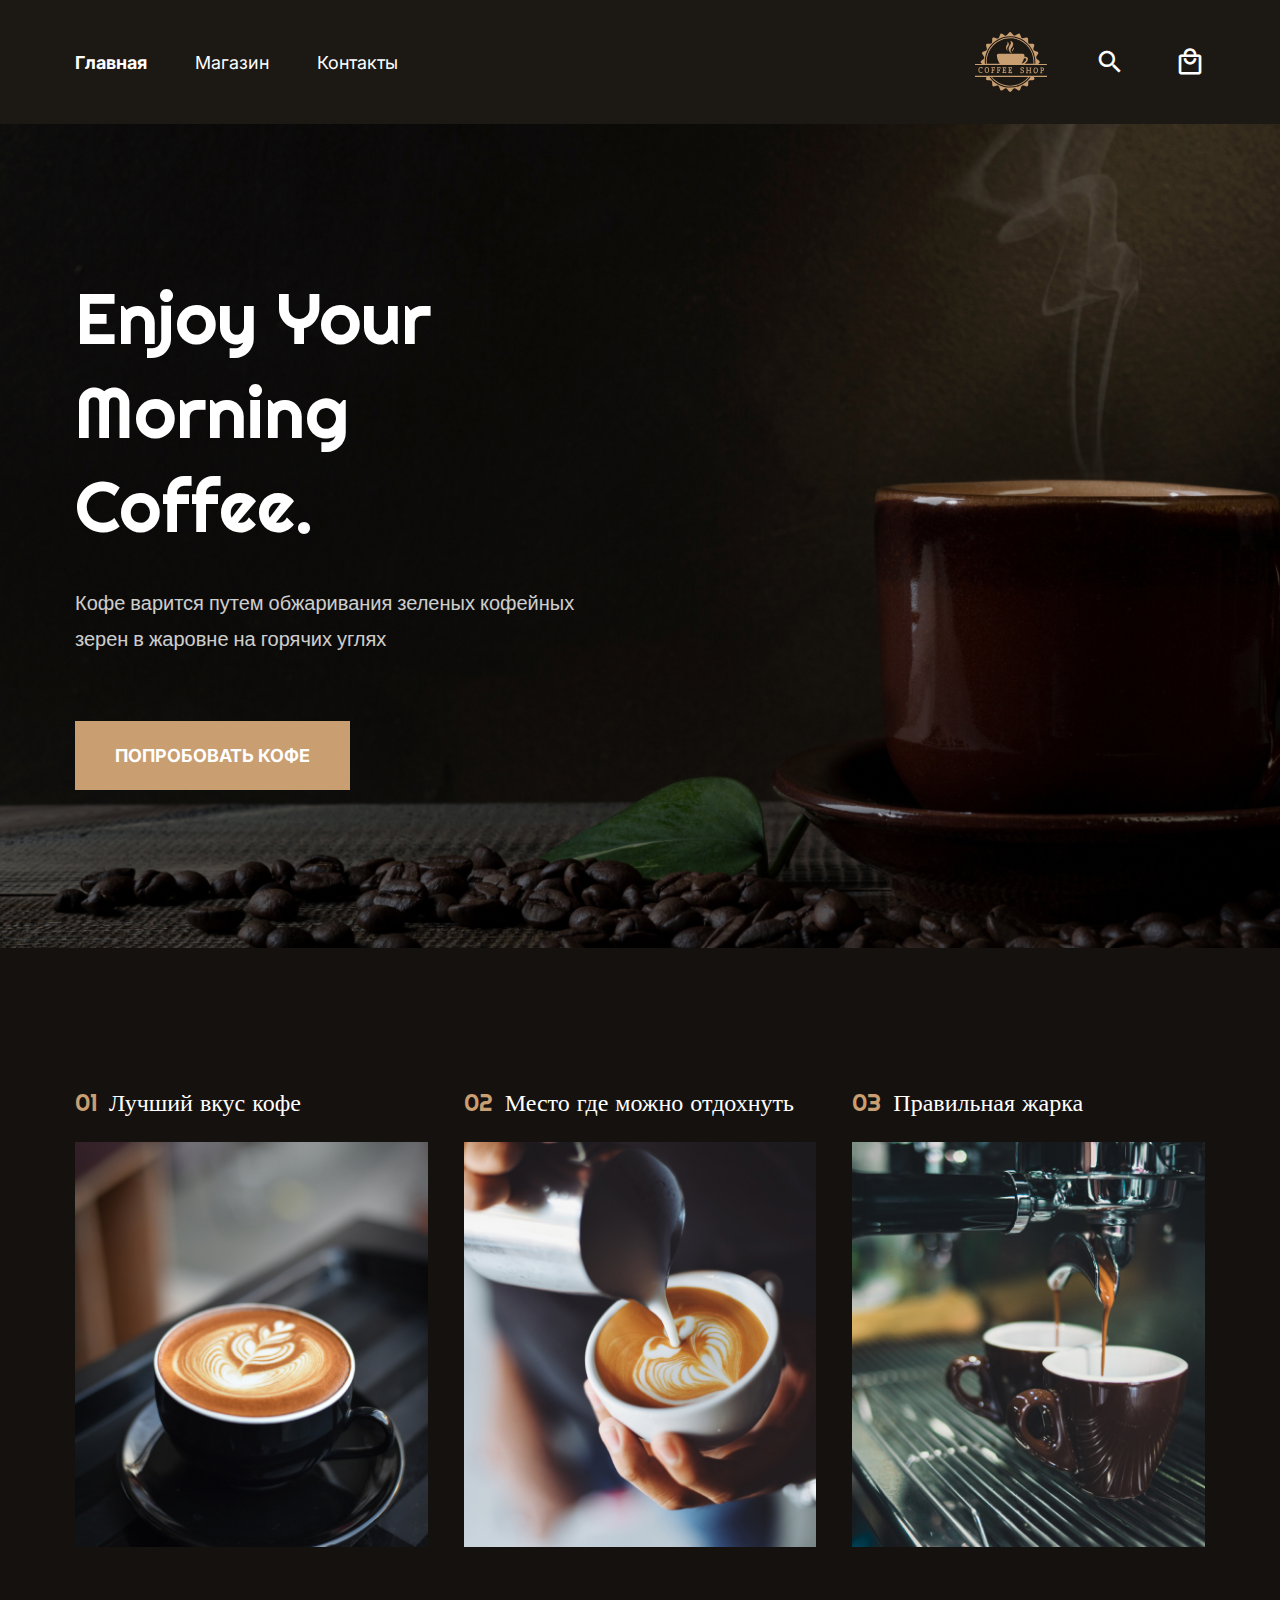
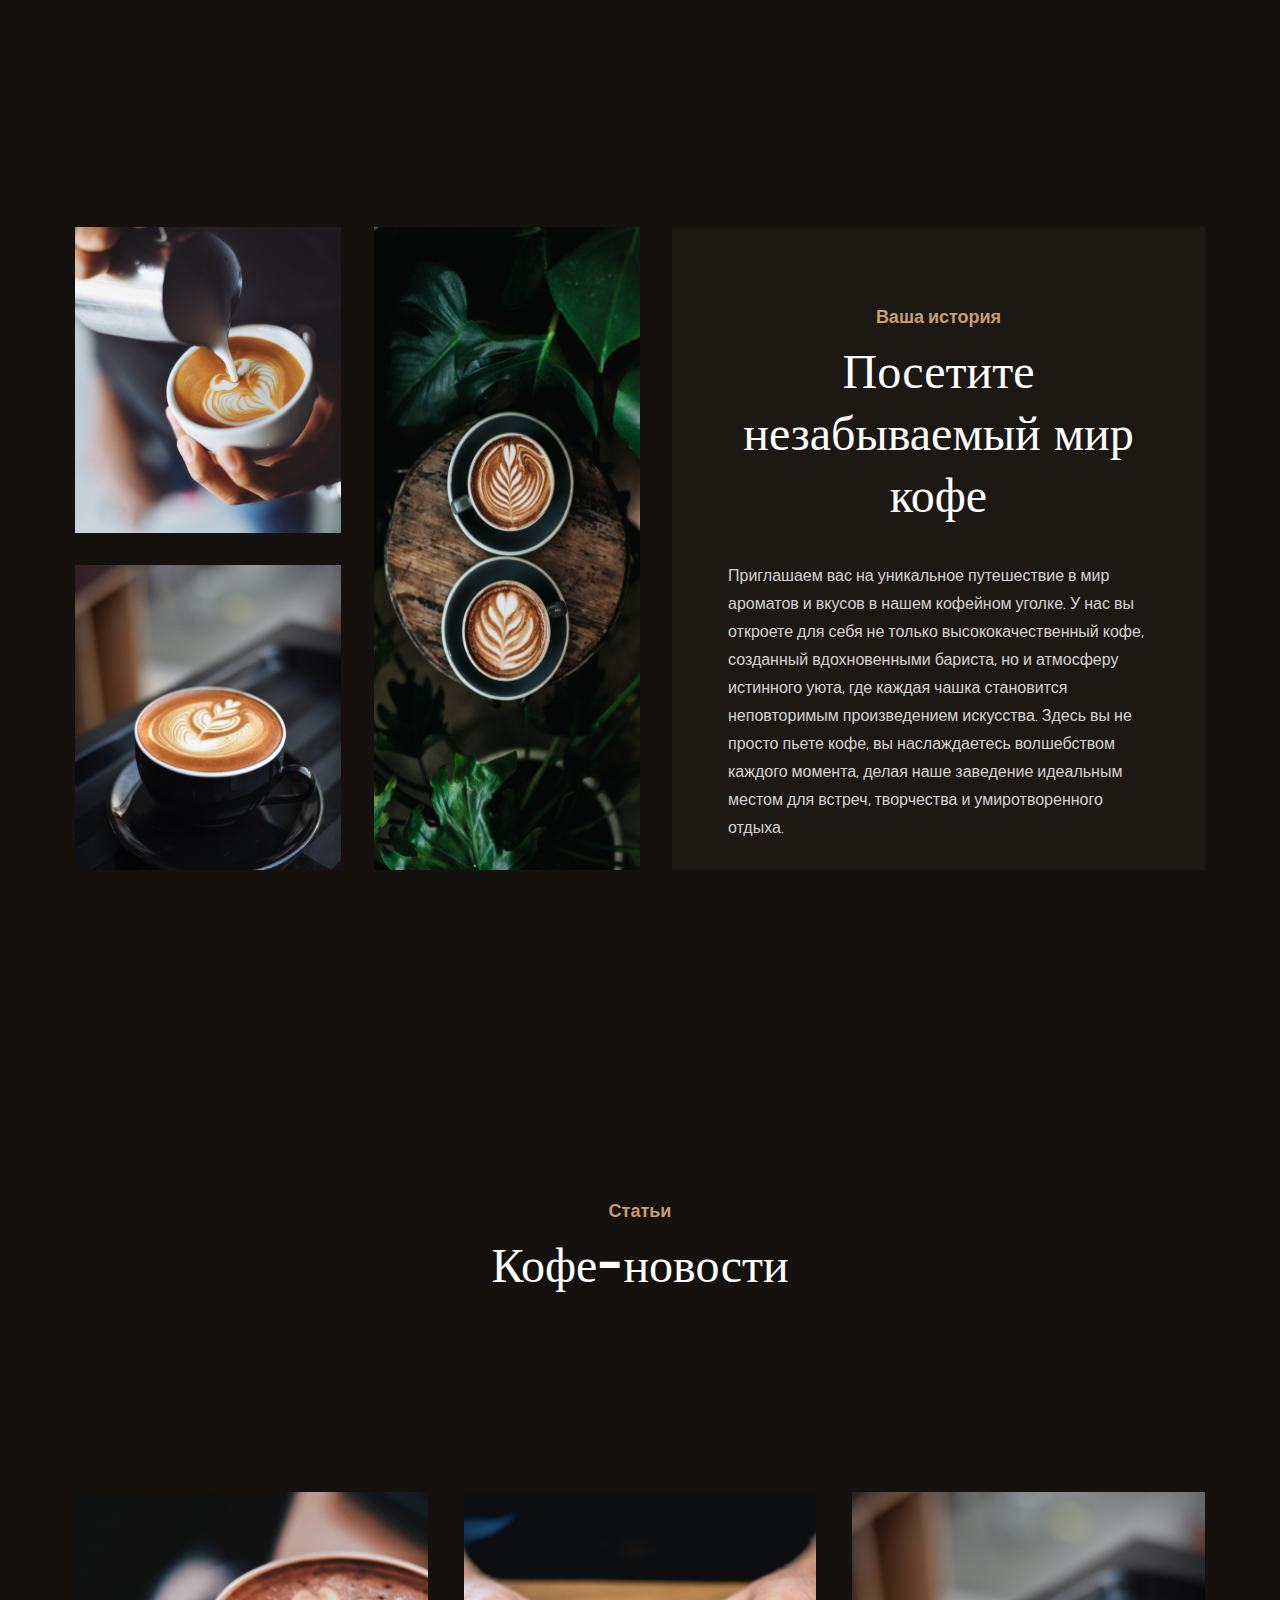
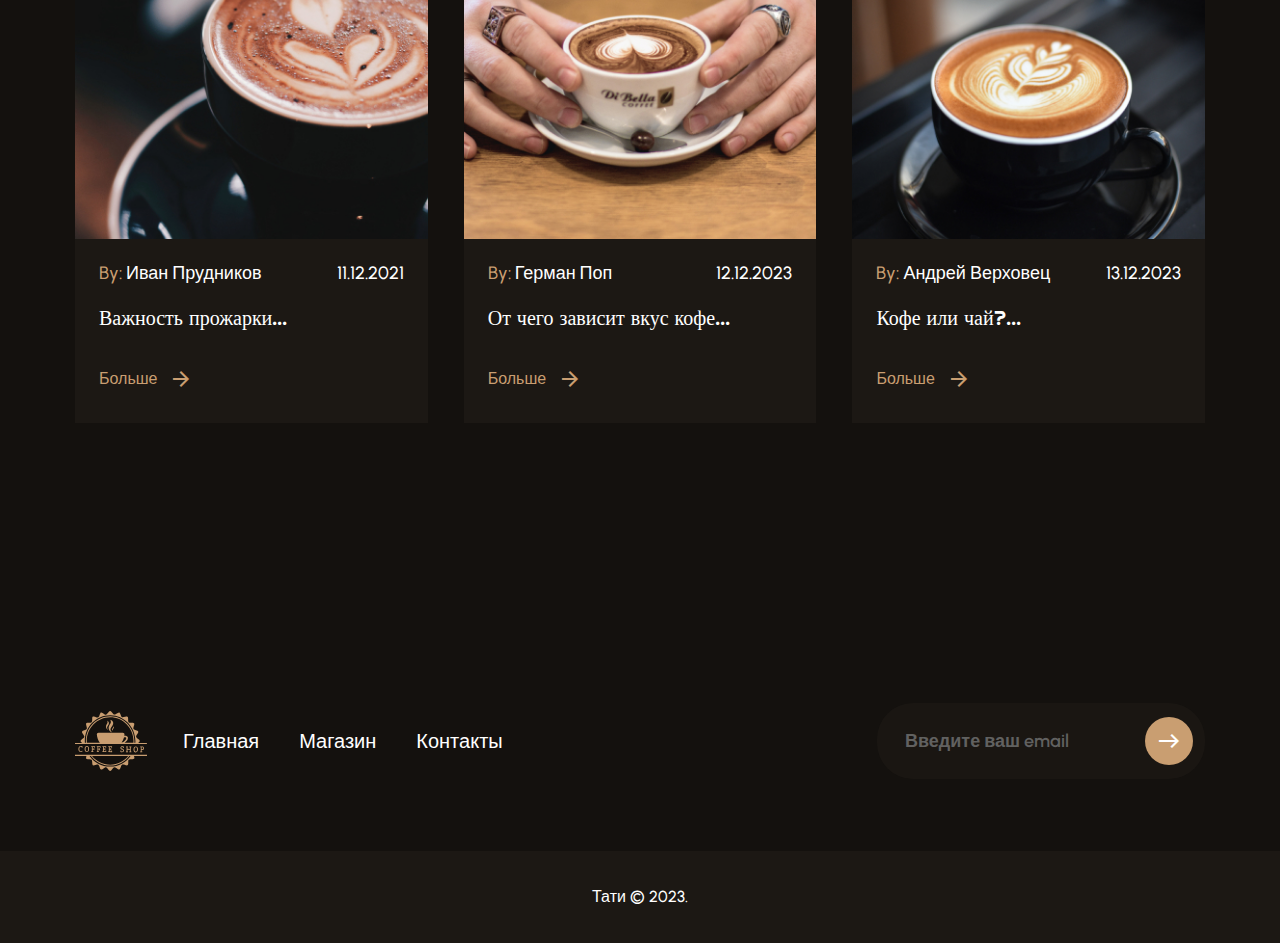
<file: index.html>
<!DOCTYPE html>
<html lang="en">
<head>
    <meta charset="UTF-8">
    <meta http-equiv="X-UA-Compatible" content="IE=edge">
    <meta name="viewport" content="width=device-width, initial-scale=1.0">
    <title>Coffeee shop</title>
    <link rel="stylesheet" href="https://fonts.googleapis.com/css2?family=Material+Icons+Outlined">
    <link rel="stylesheet" href="style.css">
</head>
<body>
    <header id="header-section">
        <div class="container container-header">
            <div class="header">
                <nav class="nav-main">
                    <ul class="nav-main__list">
                        <li class="nav-main__item">
                            <a class="nav-main__link nav-main__link_selected" href="index.html">Главная</a>
                        </li>
                        <li class="nav-main__item">
                            <a class="nav-main__link" href="shop.html">Магазин</a>
                        </li>
                        <li class="nav-main__item">
                            <a class="nav-main__link" href="contacts.html">Контакты</a>
                        </li>
                    </ul>
                    <img class="header__logo" src="img/logo.svg" alt="#">
                </nav>
                <div class="header-action">
                    <button class="header-action__search material-icons-outlined">search</button>
                    <button class="header-action__cart material-icons-outlined">local_mall</button>
                </div>
            </div>
        </div>
    </header>
    <main>
        <section id="banner-section">
            <div class="container">
                <div class="banner">
                    <div class="banner-info">
                        <h2 class="banner__header">Enjoy Your Morning Coffee.</h2>
                        <p class="banner__text">Кофе варится путем обжаривания зеленых кофейных зерен в жаровне на горячих углях</p>
                        <button class="banner__btn btn-primary">Попробовать кофе</button>
                    </div>
                </div>
            </div>
        </section>
        <div class="container">
            <ol class="features section-main">
                <li class="features__item">
                    <span class="features__item_dark">01</span>Лучший вкус кофе
                    <img class="features__img" src="img/feature-1.jpg" alt="#">
                </li>
                <li class="features__item">
                    <span class="features__item_dark">02</span>Место где можно отдохнуть
                    <img class="features__img" src="img/feature-2.jpg" alt="#">
                </li>
                <li class="features__item">
                    <span class="features__item_dark">03</span>Правильная жарка
                    <img class="features__img" src="img/feature-3.jpg" alt="#">
                </li>
            </ol>
        </div>
        <section id="history-section" class="section-main">
            <div class="container">
                <div class="history-wrap">
                    <img class="history-wrap__img" src="img/feature-2.jpg" alt="#">
                    <img class="history-wrap__img" src="img/feature-4.jpg" alt="#">
                    <img class="history-wrap__img" src="img/feature-1.jpg" alt="#">
                    <div class="history">
                        <h2 class="history__title section-title">Ваша история</h2>
                        <h3 class="history__subtitle section-subtitle">Посетите<br>
                            незабываемый мир кофе</h3>
                        <p class="history__text section__text">
                            Приглашаем вас на уникальное путешествие в мир ароматов и вкусов в нашем кофейном уголке. У нас вы откроете для себя не только высококачественный кофе, созданный вдохновенными бариста, но и атмосферу истинного уюта, где каждая чашка становится неповторимым произведением искусства. Здесь вы не просто пьете кофе, вы наслаждаетесь волшебством каждого момента, делая наше заведение идеальным местом для встреч, творчества и умиротворенного отдыха.</p>
                    </div>
                </div>
            </div>
        </section>
        <section id="section-news" class="section-main">
            <div class="container">
                <h2 class="section-title">Статьи</h2>
                <h3 class="section-subtitle">Кофе-новости</h3>
                <div class="news-wrap">
                    <div class="news">
                        <img class="news__img" src="img/news-1.jpg" alt="#">
                        <div class="news-description">
                            <div class="news-info">
                                <span class="news__author"><span class="news__author_dark">By: </span>Иван Прудников</span>
                                <time class="news__date" datetime="2021-01-21">11.12.2021</time>
                            </div>
                            <p class="news__text">Важность прожарки...</p>
                            <a class="news__link" href="#">Больше<span class="material-icons-outlined">arrow_forward</span></a>
                        </div>
                    </div>
                    <div class="news">
                        <img class="news__img" src="img/news-2.jpg" alt="#">
                        <div class="news-description">
                            <div class="news-info">
                                <span class="news__author"><span class="news__author_dark">By: </span>Герман Поп</span>
                                <time class="news__date" datetime="2021-01-21">12.12.2023</time>
                            </div>
                            <p class="news__text">От чего зависит вкус кофе...</p>
                            <a class="news__link" href="#">Больше<span class="material-icons-outlined">arrow_forward</span></a>
                        </div>
                    </div>
                    <div class="news">
                        <img class="news__img" src="img/news-3.jpg" alt="#">
                        <div class="news-description">
                            <div class="news-info">
                                <span class="news__author"><span class="news__author_dark">By: </span>Андрей Верховец</span>
                                <time class="news__date" datetime="2021-01-21">13.12.2023</time>
                            </div>
                            <p class="news__text">Кофе или чай?...</p>
                            <a class="news__link" href="#">Больше<span class="material-icons-outlined">arrow_forward</span></a>
                        </div>
                    </div>
                </div>
            </div>
        </section>
        <footer id="footer-section">
            <div class="container">
                <div class="footer">
                    <img class="footer__img" src="img/logo.svg" alt="#">
                    <ul class="footer__list">
                        <li class="footer__item">
                            <a class="footer__link" href="/coffee/index.html">Главная</a>
                        </li>
                        <li class="footer__item">
                            <a class="footer__link" href="/coffee/shop.html">Магазин</a>
                        </li>
                        <li class="footer__item">
                            <a class="footer__link" href="/coffee/contacts.html">Контакты</a>
                        </li>
                    </ul>
                    <form class="footer-form">
                        <input class="footer__input" type="email" placeholder="Введите ваш email">
                        <button class="footer-form__btn material-icons-outlined">east</button>
                    </form>
                </div>
            </div>
            <div class="footer-copyright">
                <div class="container">
                    <p class="footer-copyright__text">Тати © 2023.</p>
                </div>
            </div>
        </footer>
    </main>
</body>
</html>
</file>
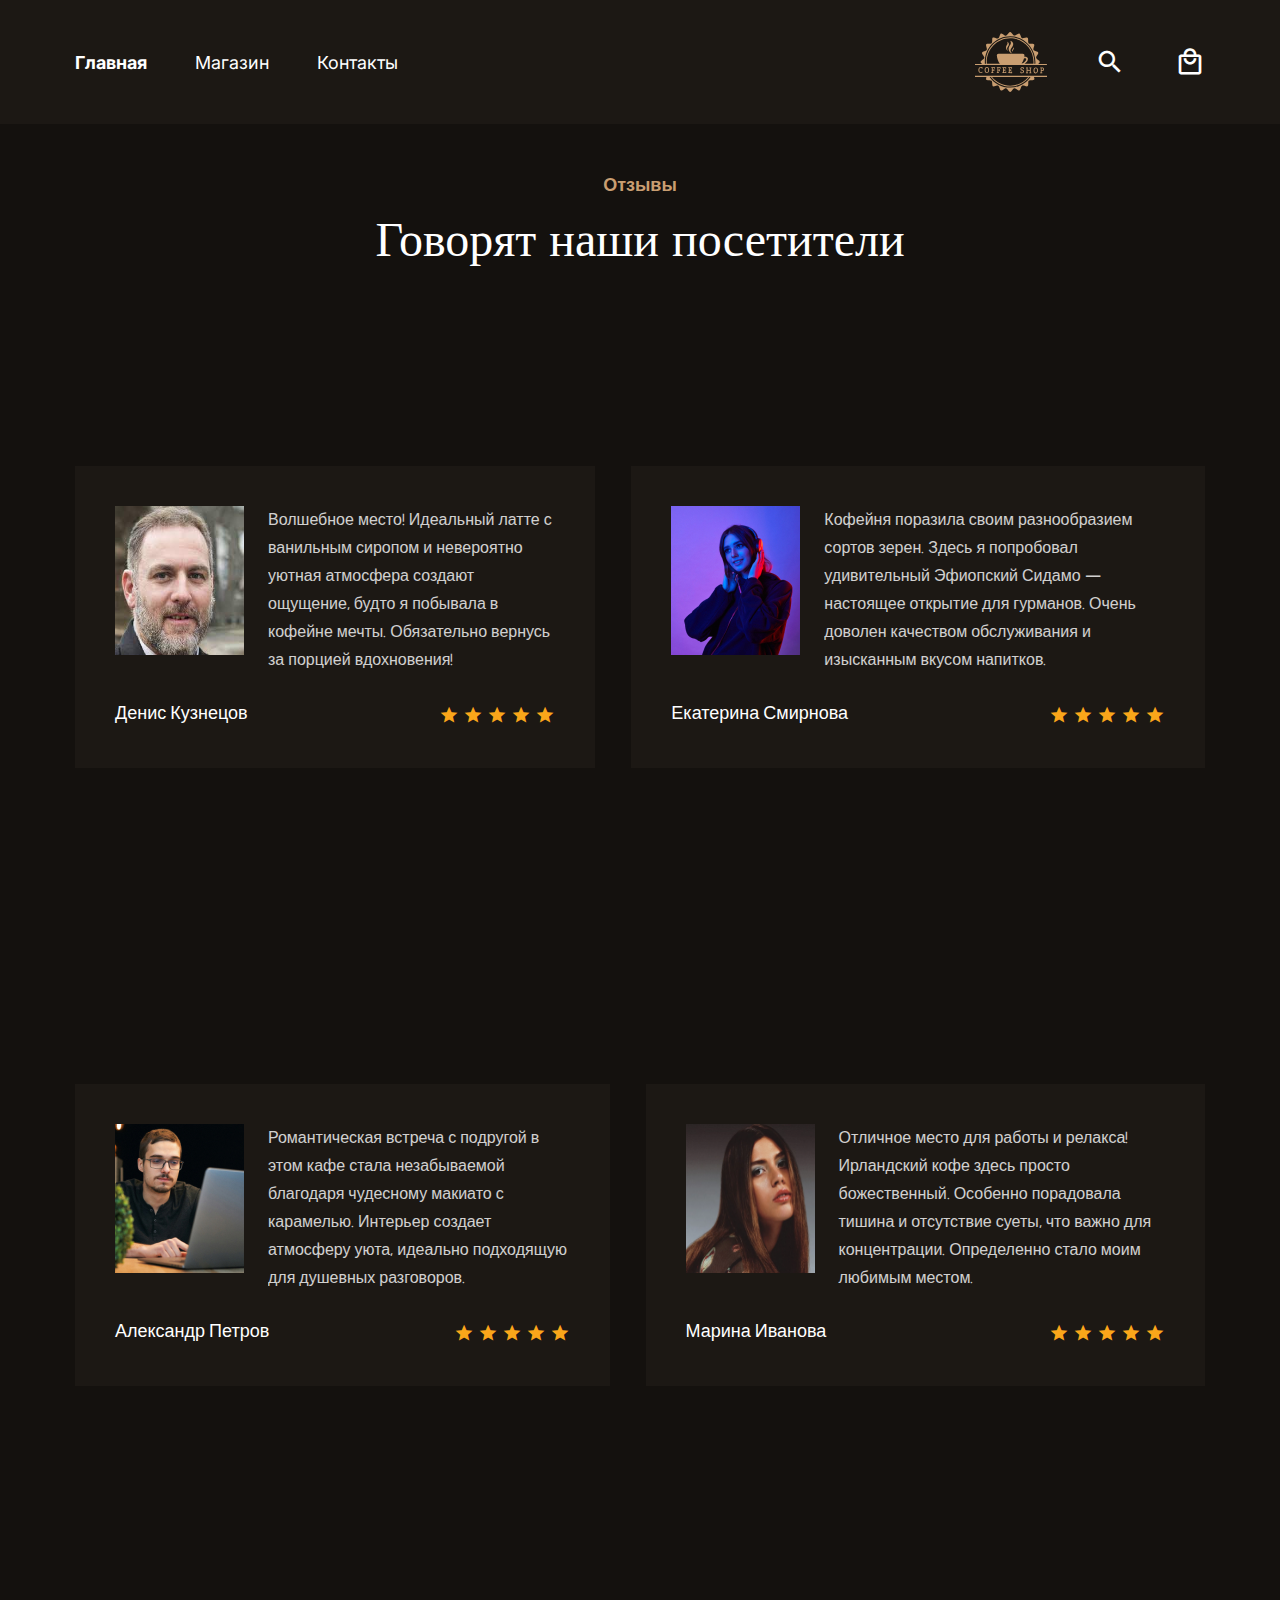
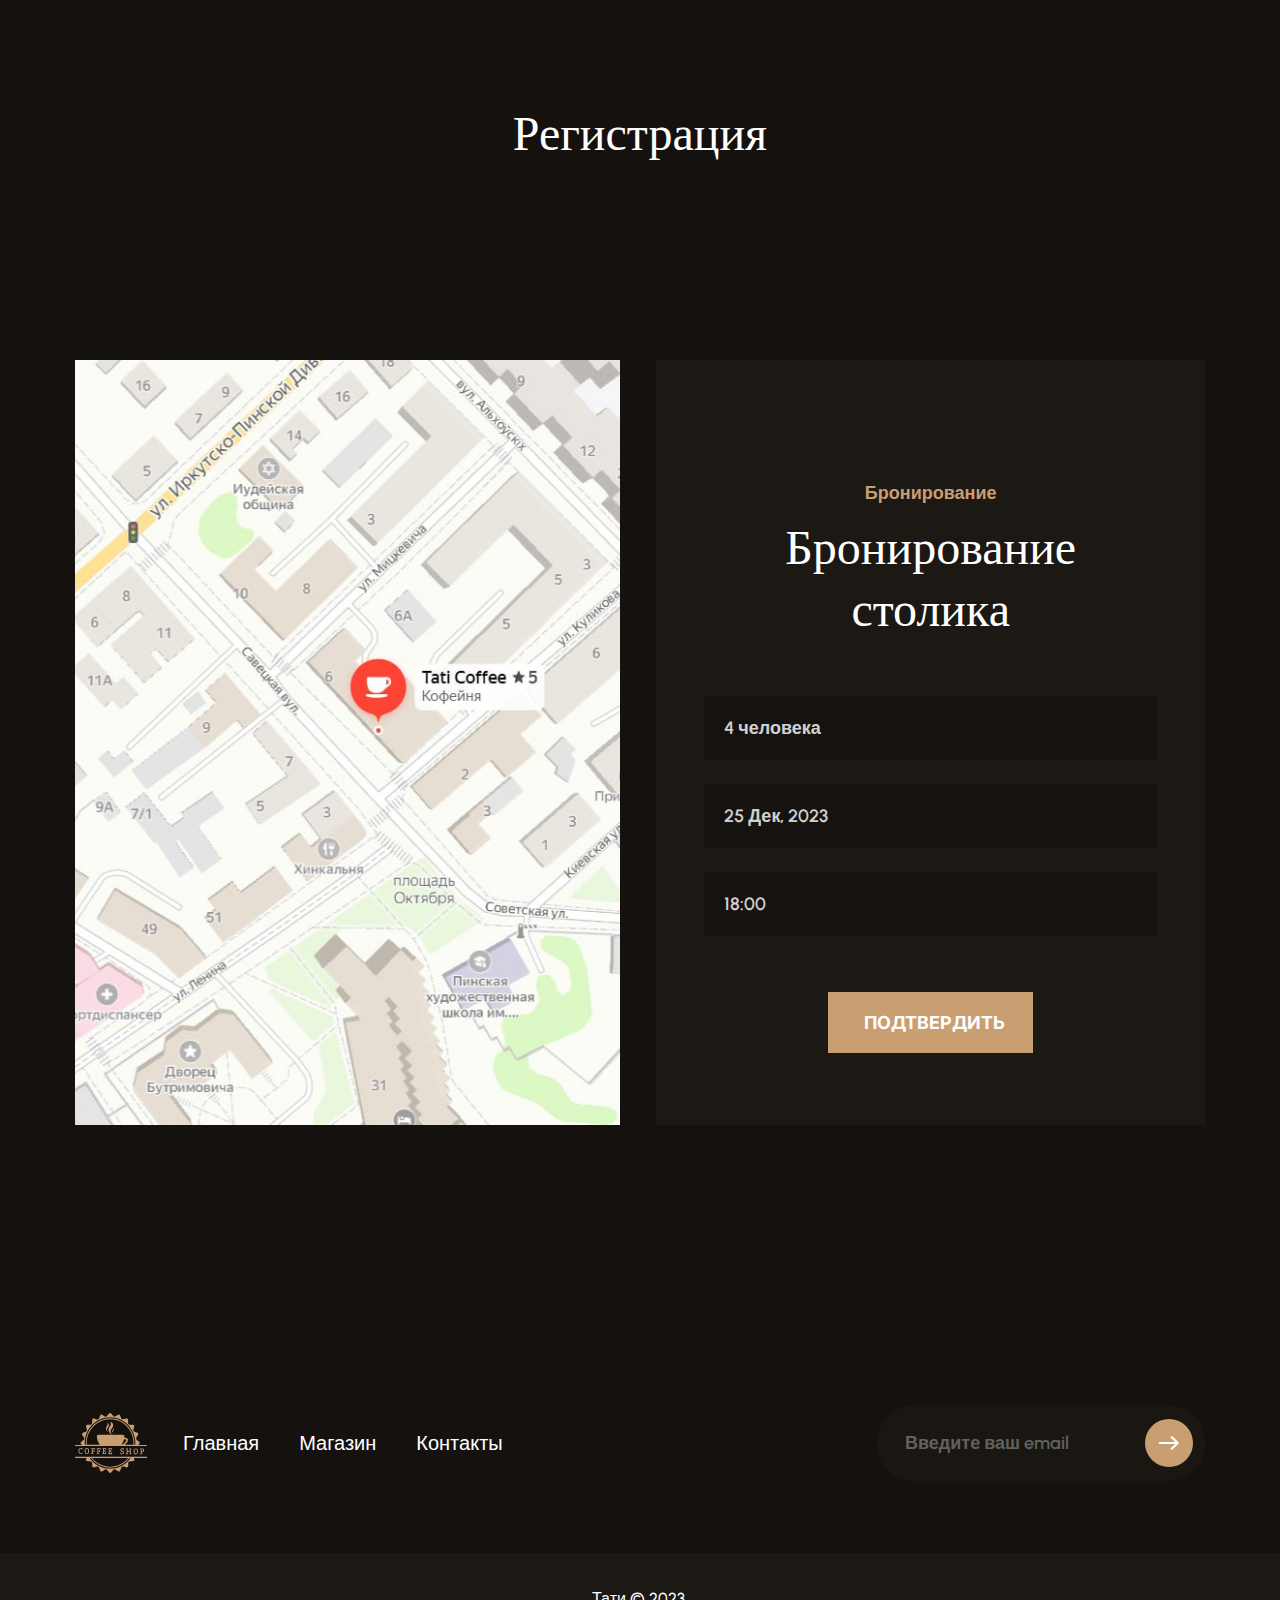
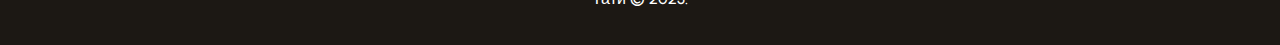
<file: contacts.html>
<!DOCTYPE html>
<html lang="en">
<head>
    <meta charset="UTF-8">
    <meta http-equiv="X-UA-Compatible" content="IE=edge">
    <meta name="viewport" content="width=device-width, initial-scale=1.0">
    <title>Coffeee shop</title>
    <link rel="stylesheet" href="https://fonts.googleapis.com/css2?family=Material+Icons+Outlined">
    <link rel="stylesheet" href="style.css">
</head>
<body>
    <header id="header-section">
        <div class="container container-header">
            <div class="header">
                <nav class="nav-main">
                    <ul class="nav-main__list">
                        <li class="nav-main__item">
                            <a class="nav-main__link nav-main__link_selected" href="index.html">Главная</a>
                        </li>
                        <li class="nav-main__item">
                            <a class="nav-main__link" href="shop.html">Магазин</a>
                        </li>
                        <li class="nav-main__item">
                            <a class="nav-main__link" href="contacts.html">Контакты</a>
                        </li>
                    </ul>
                    <img class="header__logo" src="img/logo.svg" alt="#">

                </nav>
                <div class="header-action">
                    <button class="header-action__search material-icons-outlined">search</button>
                    <button class="header-action__cart material-icons-outlined">local_mall</button>
                </div>
            </div>
        </div>
    </header>
    <main>
        <section id="testimonial-section" class="section-main">
            <div class="container">
                <h2 class="section-title">Отзывы</h2>
                <h3 class="section-subtitle">Говорят наши посетители</h3>
                <div class="testimonial-wrap">
                    <div class="testimonial">
                        <div class="testimonial-data">
                            <img class="testimonial__img" src="img/отзыв1.jpg" alt="#">
                            <p class="testimonial__text section__text">Волшебное место! Идеальный латте с ванильным сиропом и невероятно уютная атмосфера создают ощущение, будто я побывала в кофейне мечты. Обязательно вернусь за порцией вдохновения!</p>
                        </div>
                        <div class="testimonial-info">
                            <div class="testimonial-person">
                                <span class="testimonial__name">Денис Кузнецов</span>
                            </div>
                            <ul class="testimonial__list rating__list">
                                <li class="rating__item material-icons-outlined">star</li>
                                <li class="rating__item material-icons-outlined">star</li>
                                <li class="rating__item material-icons-outlined">star</li>
                                <li class="rating__item material-icons-outlined">star</li>
                                <li class="rating__item material-icons-outlined">star</li>
                            </ul>
                        </div>
                    </div>
                    <div class="testimonial">
                        <div class="testimonial-data">
                            <img class="testimonial__img" src="img/testimonial-2.jpg" alt="#">
                            <p class="testimonial__text section__text">Кофейня поразила своим разнообразием сортов зерен. Здесь я попробовал удивительный Эфиопский Сидамо — настоящее открытие для гурманов. Очень доволен качеством обслуживания и изысканным вкусом напитков.</p>
                        </div>
                        <div class="testimonial-info">
                            <div class="testimonial-person">
                                <span class="testimonial__name">Екатерина Смирнова  </span>
                            </div>
                            <ul class="testimonial__list rating__list">
                                <li class="rating__item material-icons-outlined">star</li>
                                <li class="rating__item material-icons-outlined">star</li>
                                <li class="rating__item material-icons-outlined">star</li>
                                <li class="rating__item material-icons-outlined">star</li>
                                <li class="rating__item material-icons-outlined">star</li>
                            </ul>
                        </div>
                    </div>
                    
                </div>
                <div class="testimonial-wrap">
                    <div class="testimonial">
                        <div class="testimonial-data">
                            <img class="testimonial__img" src="img/testimonial-1.jpg" alt="#">
                            <p class="testimonial__text section__text">Романтическая встреча с подругой в этом кафе стала незабываемой благодаря чудесному макиато с карамелью. Интерьер создает атмосферу уюта, идеально подходящую для душевных разговоров.</p>
                        </div>
                        <div class="testimonial-info">
                            <div class="testimonial-person">
                                <span class="testimonial__name">Александр Петров</span>
                            </div>
                            <ul class="testimonial__list rating__list">
                                <li class="rating__item material-icons-outlined">star</li>
                                <li class="rating__item material-icons-outlined">star</li>
                                <li class="rating__item material-icons-outlined">star</li>
                                <li class="rating__item material-icons-outlined">star</li>
                                <li class="rating__item material-icons-outlined">star</li>
                            </ul>
                        </div>
                    </div>
                    <div class="testimonial">
                        <div class="testimonial-data">
                            <img class="testimonial__img" src="img/отзыв2.webp" alt="#">
                            <p class="testimonial__text section__text">Отличное место для работы и релакса! Ирландский кофе здесь просто божественный. Особенно порадовала тишина и отсутствие суеты, что важно для концентрации. Определенно стало моим любимым местом.</p>
                        </div>
                        <div class="testimonial-info">
                            <div class="testimonial-person">
                                <span class="testimonial__name">Марина Иванова</span>
                            </div>
                            <ul class="testimonial__list rating__list">
                                <li class="rating__item material-icons-outlined">star</li>
                                <li class="rating__item material-icons-outlined">star</li>
                                <li class="rating__item material-icons-outlined">star</li>
                                <li class="rating__item material-icons-outlined">star</li>
                                <li class="rating__item material-icons-outlined">star</li>
                            </ul>
                        </div>
                    </div>                
                </div>
            </div>
        </section>
        <h3 class="section-subtitle">Регистрация</h3>
        <section id="section-reservation" class="section-main">
            <div class="container">
                <div class="reservation-wrap">
                    <div class="reservation-map"></div>
                    <form class="reservation">
                        <h2 class="reservation__title section-title">Бронирование</h2>
                        <h3 class="reservation__subtitle section-subtitle">
                            Бронирование столика</h3>
                        <input class="reservation__input" type="text" value="4 человека">
                        <input class="reservation__input" type="text" value="25 Дек, 2023">
                        <input class="reservation__input" type="text" value="18:00">
                        <button class="reservation__btn btn-primary">подтвердить</button>
                    </form>
                </div>
            </div>
        </section>
        <footer id="footer-section">
            <div class="container">
                <div class="footer">
                    <img class="footer__img" src="img/logo.svg" alt="#">
                    <ul class="footer__list">
                        <li class="footer__item">
                            <a class="footer__link" href="/coffee/index.html">Главная</a>
                        </li>
                        <li class="footer__item">
                            <a class="footer__link" href="/coffee/shop.html">Магазин</a>
                        </li>
                        <li class="footer__item">
                            <a class="footer__link" href="/coffee/contacts.html">Контакты</a>
                        </li>
                    </ul>
                    <form class="footer-form">
                        <input class="footer__input" type="email" placeholder="Введите ваш email">
                        <button class="footer-form__btn material-icons-outlined">east</button>
                    </form>
                </div>
            </div>
            <div class="footer-copyright">
                <div class="container">
                    <p class="footer-copyright__text">Тати © 2023.</p>
                </div>
            </div>
        </footer>
    </main>
</body>
</html>
</file>
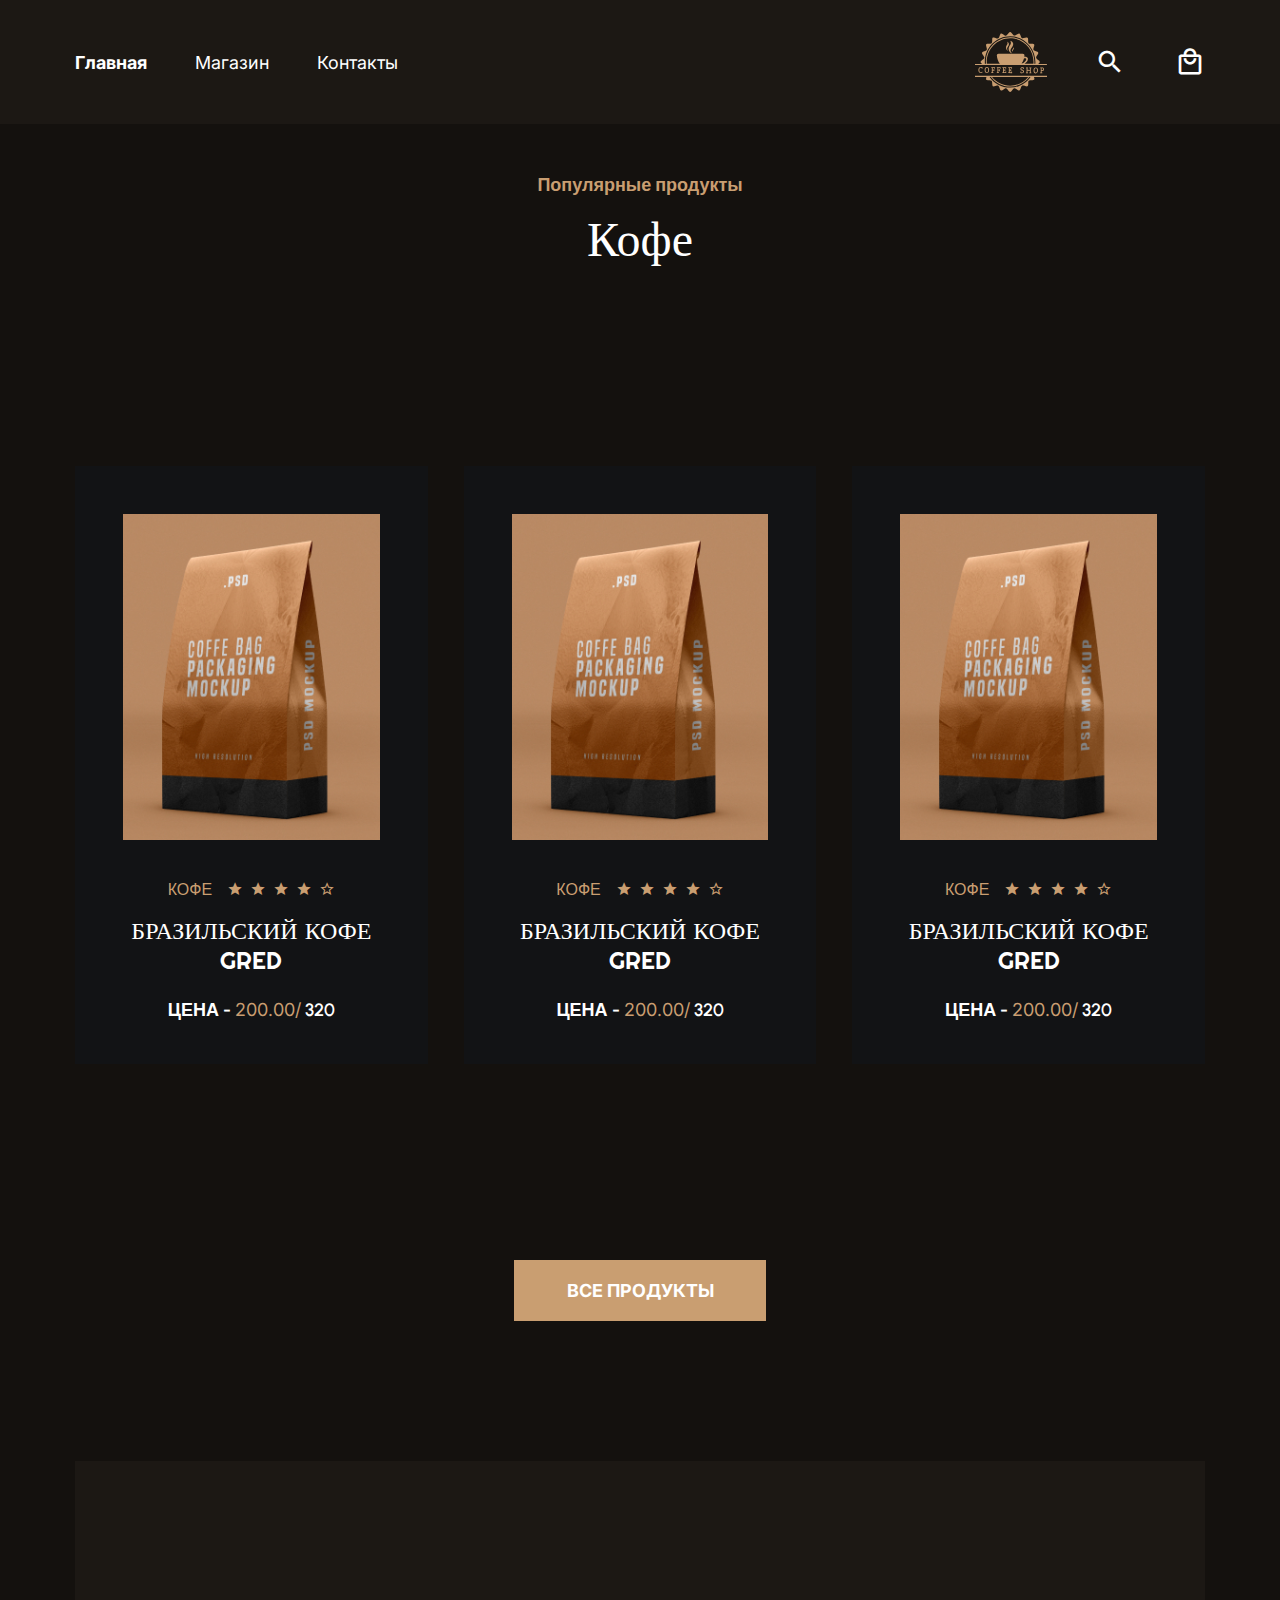
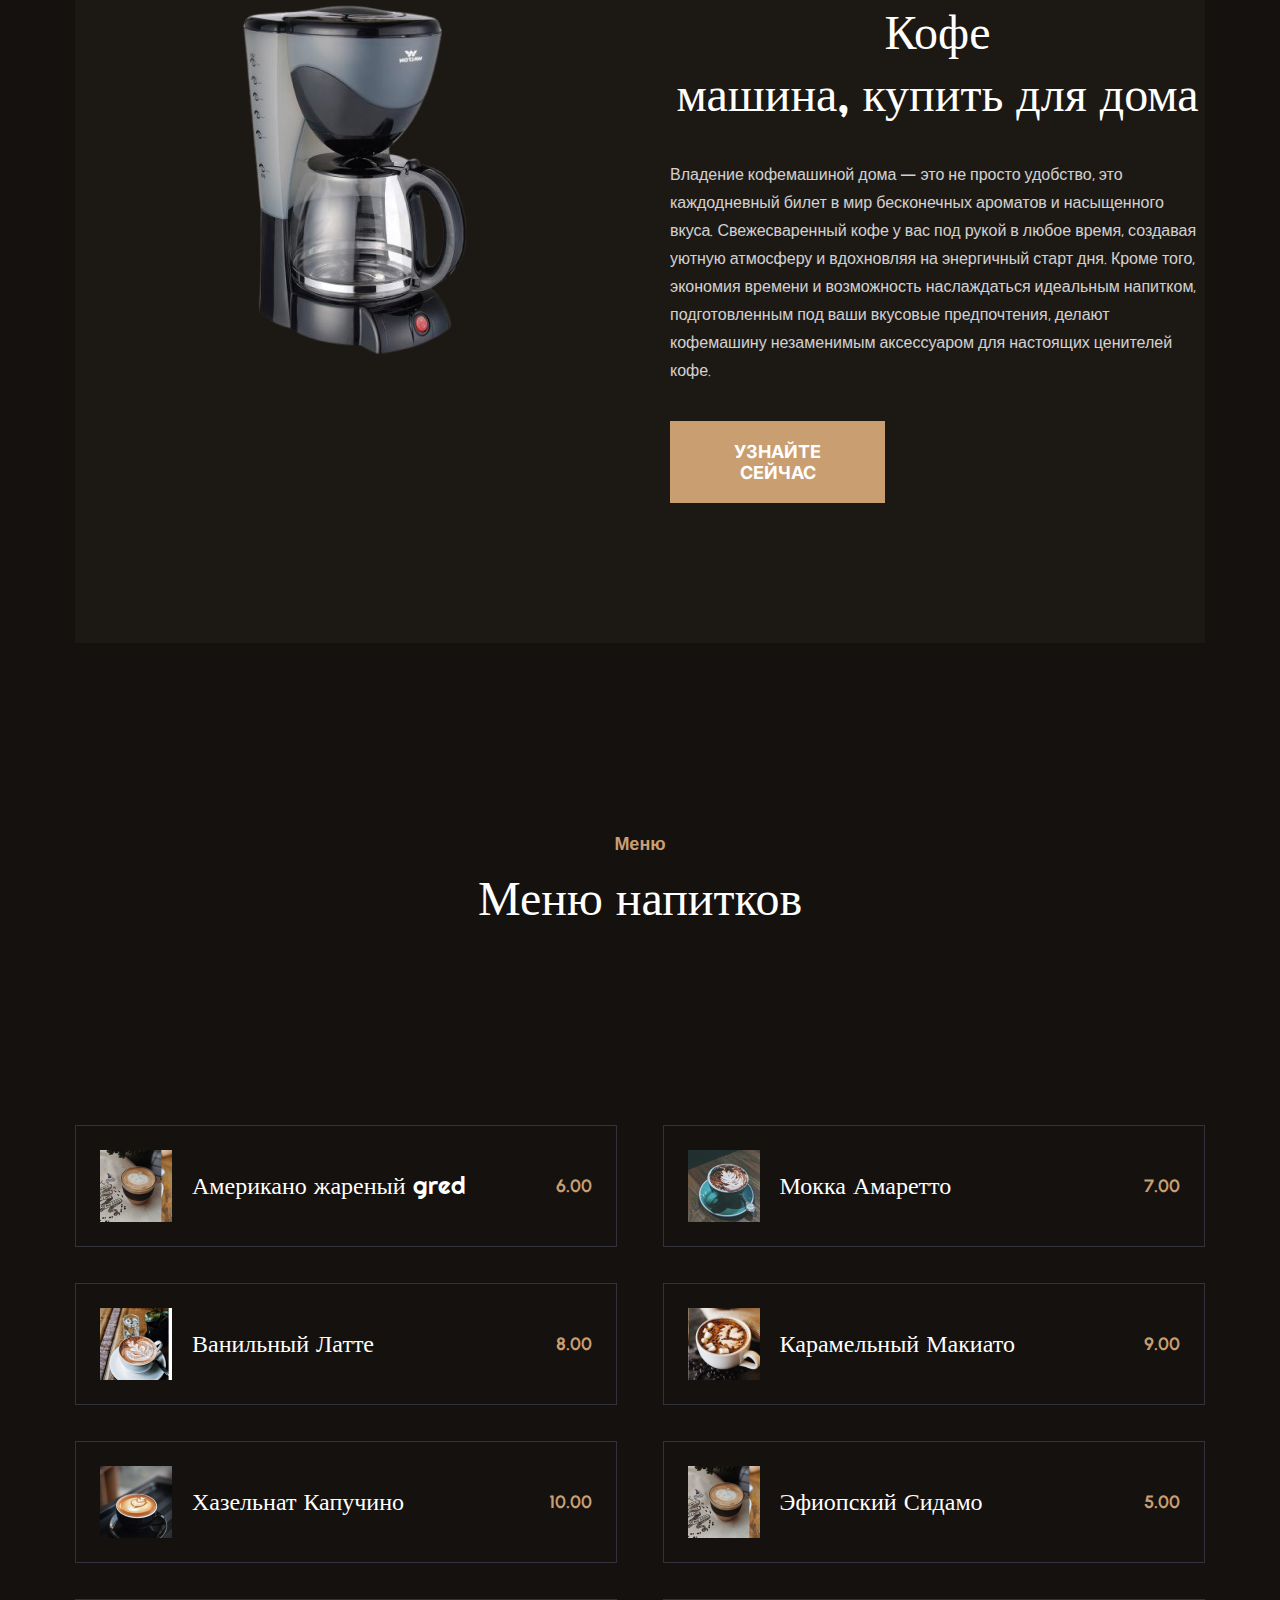
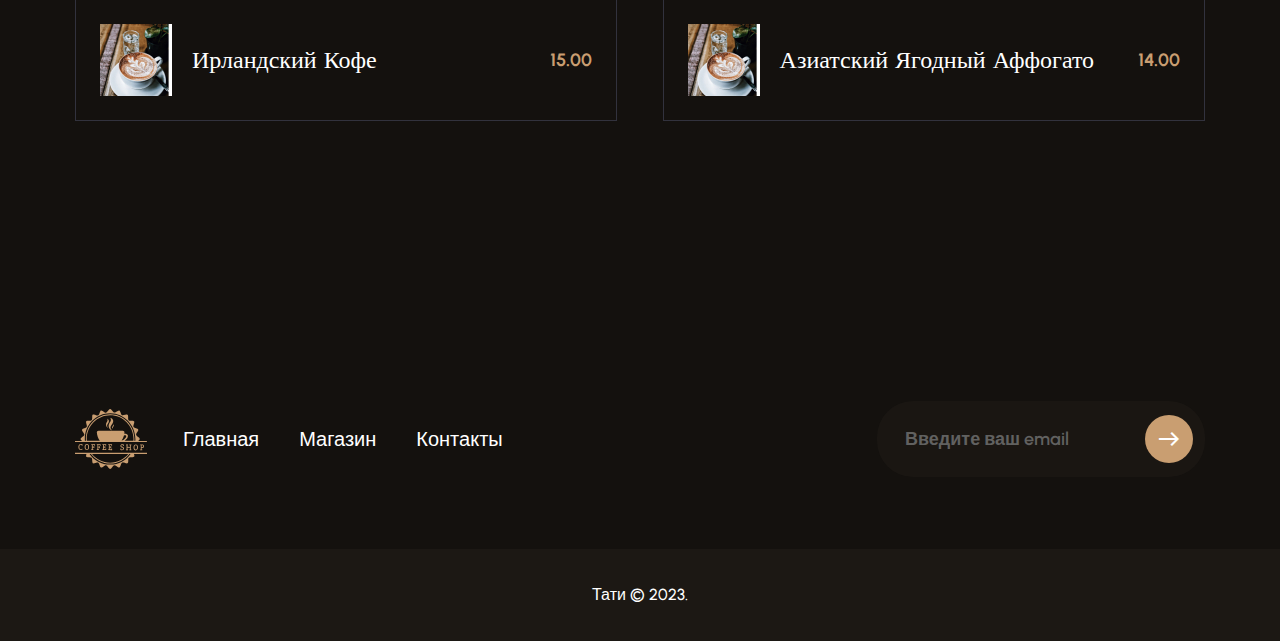
<file: shop.html>
<!DOCTYPE html>
<html lang="en">
<head>
    <meta charset="UTF-8">
    <meta http-equiv="X-UA-Compatible" content="IE=edge">
    <meta name="viewport" content="width=device-width, initial-scale=1.0">
    <title>Coffeee shop</title>
    <link rel="stylesheet" href="https://fonts.googleapis.com/css2?family=Material+Icons+Outlined">
    <link rel="stylesheet" href="style.css">
</head>
<body>
    <header id="header-section">
        <div class="container container-header">
            <div class="header">
                <nav class="nav-main">
                    <ul class="nav-main__list">
                        <li class="nav-main__item">
                            <a class="nav-main__link nav-main__link_selected" href="index.html">Главная</a>
                        </li>
                        <li class="nav-main__item">
                            <a class="nav-main__link" href="shop.html">Магазин</a>
                        </li>
                        <li class="nav-main__item">
                            <a class="nav-main__link" href="contacts.html">Контакты</a>
                        </li>
                    </ul>
                    <img class="header__logo" src="img/logo.svg" alt="#">
                </nav>
                <div class="header-action">
                    <button class="header-action__search material-icons-outlined">search</button>
                    <button class="header-action__cart material-icons-outlined">local_mall</button>
                </div>
            </div>
        </div>
    </header>
    <main>
        <section id="popular-section" class="section-main" >
            <div class="container">
                <h2 class="section-title">Популярные продукты</h2>
                <h3 class="section-subtitle">Кофе</h3>
                <div class="popular-wrap">
                    <div class="popular">
                        <img class="popular__img" src="img/popular-1.jpg" alt="#">
                        <div class="rating">
                            <h4 class="rating__title">КОФЕ</h4>
                            <ul class="rating__list">
                                <li class="rating__item material-icons-outlined">star</li>
                                <li class="rating__item material-icons-outlined">star</li>
                                <li class="rating__item material-icons-outlined">star</li>
                                <li class="rating__item material-icons-outlined">star</li>
                                <li class="rating__item material-icons-outlined">star_border</li>
                            </ul>
                        </div>
                        <h3 class="popular__title">Бразильский кофе gred</h3>
                        <b class="popular__price">Цена - <strong class="popular__price_dark">200.00/</strong> 320</b>
                        <button class="popular__btn btn-primary"><span class="material-icons-outlined">local_mall</span>Добавить в корзину</button>
                    </div>
                    <div class="popular">
                        <img class="popular__img" src="img/popular-1.jpg" alt="#">
                        <div class="rating">
                            <h4 class="rating__title">КОФЕ</h4>
                            <ul class="rating__list">
                                <li class="rating__item material-icons-outlined">star</li>
                                <li class="rating__item material-icons-outlined">star</li>
                                <li class="rating__item material-icons-outlined">star</li>
                                <li class="rating__item material-icons-outlined">star</li>
                                <li class="rating__item material-icons-outlined">star_border</li>
                            </ul>
                        </div>
                        <h3 class="popular__title">Бразильский кофе gred</h3>
                        <b class="popular__price">Цена - <strong class="popular__price_dark">200.00/</strong> 320</b>
                        <button class="popular__btn btn-primary"><span class="material-icons-outlined">local_mall</span>Добавить в корзину</button>
                    </div>
                    <div class="popular">
                        <img class="popular__img" src="img/popular-1.jpg" alt="#">
                        <div class="rating">
                            <h4 class="rating__title">КОФЕ</h4>
                            <ul class="rating__list">
                                <li class="rating__item material-icons-outlined">star</li>
                                <li class="rating__item material-icons-outlined">star</li>
                                <li class="rating__item material-icons-outlined">star</li>
                                <li class="rating__item material-icons-outlined">star</li>
                                <li class="rating__item material-icons-outlined">star_border</li>
                            </ul>
                        </div>
                        <h3 class="popular__title">Бразильский кофе gred</h3>
                        <b class="popular__price">Цена - <strong class="popular__price_dark">200.00/</strong> 320</b>
                        <button class="popular__btn btn-primary"><span class="material-icons-outlined">local_mall</span>Добавить в корзину</button>
                    </div>
                </div>
                <a class="popular__link btn-primary" href="#">Все продукты</a>
            </div>
        </section>
        <section id="discover-section" class="section-main">
            <div class="container">
                <div class="discover-wrap">
                    <img class="discover-img" src="img/discover.png" alt="#">
                    <div class="discover">
                        <h3 class="discover__title section-subtitle">Кофе<br> машина, купить для дома</h3>
                        <p class="section__text">Владение кофемашиной дома — это не просто удобство, это каждодневный билет в мир бесконечных ароматов и насыщенного вкуса. Свежесваренный кофе у вас под рукой в любое время, создавая уютную атмосферу и вдохновляя на энергичный старт дня. Кроме того, экономия времени и возможность наслаждаться идеальным напитком, подготовленным под ваши вкусовые предпочтения, делают кофемашину незаменимым аксессуаром для настоящих ценителей кофе.</p>
                        <a class="discover__link btn-primary" href="#">Узнайте сейчас</a>
                    </div>
                </div>
            </div>
        </section>
        <section id="menu-section" class="section-main">
            <div class="container">
                <h2 class="section-title">Меню</h2>
                    <h3 class="section-subtitle">Меню напитков</h3>
                <ul class="menu-wrap">
                    <li class="menu">
                        <img class="menu__img" src="img/menu-1.jpg" alt="#">
                        <h3 class="menu__title">Американо жареный gred</h3>
                        <b class="menu__price">6.00</b>
                    </li>
                    <li class="menu">
                        <img class="menu__img" src="img/menu-2.jpg" alt="#">
                        <h3 class="menu__title">Мокка Амаретто</h3>
                        <b class="menu__price">7.00</b>
                    </li>
                    <li class="menu">
                        <img class="menu__img" src="img/menu-3.jpg" alt="#">
                        <h3 class="menu__title">Ванильный Латте</h3>
                        <b class="menu__price">8.00</b>
                    </li>
                    <li class="menu">
                        <img class="menu__img" src="img/menu-4.jpg" alt="#">
                        <h3 class="menu__title">Карамельный Макиато</h3>
                        <b class="menu__price">9.00</b>
                    </li>
                    <li class="menu">
                        <img class="menu__img" src="img/menu-5.jpg" alt="#">
                        <h3 class="menu__title">Хазельнат Капучино</h3>
                        <b class="menu__price">10.00</b>
                    </li>
                    <li class="menu">
                        <img class="menu__img" src="img/menu-1.jpg" alt="#">
                        <h3 class="menu__title">Эфиопский Сидамо</h3>
                        <b class="menu__price">5.00</b>
                    </li>
                    <li class="menu">
                        <img class="menu__img" src="img/menu-3.jpg" alt="#">
                        <h3 class="menu__title">Ирландский Кофе</h3>
                        <b class="menu__price">15.00</b>
                    </li>
                    <li class="menu">
                        <img class="menu__img" src="img/menu-3.jpg" alt="#">
                        <h3 class="menu__title">Азиатский Ягодный Аффогато</h3>
                        <b class="menu__price">14.00</b>
                    </li>
                </ul>
            </div>
        </section>
        <footer id="footer-section">
            <div class="container">
                <div class="footer">
                    <img class="footer__img" src="img/logo.svg" alt="#">
                    <ul class="footer__list">
                        <li class="footer__item">
                            <a class="footer__link" href="/coffee/index.html">Главная</a>
                        </li>
                        <li class="footer__item">
                            <a class="footer__link" href="/coffee/shop.html">Магазин</a>
                        </li>
                        <li class="footer__item">
                            <a class="footer__link" href="/coffee/contacts.html">Контакты</a>
                        </li>
                    </ul>
                    <form class="footer-form">
                        <input class="footer__input" type="email" placeholder="Введите ваш email">
                        <button class="footer-form__btn material-icons-outlined">east</button>
                    </form>
                </div>
            </div>
            <div class="footer-copyright">
                <div class="container">
                    <p class="footer-copyright__text">Тати © 2023.</p>
                </div>
            </div>
        </footer>
    </body>
    </html>
</file>
<file: style.css>
@import url('https://fonts.googleapis.com/css2?family=Inter:wght@400;700&family=Righteous&family=Urbanist:wght@500;600&display=swap');

* {
    margin: 0;
    padding: 0;
    box-sizing: border-box;
}
body {
    color: #FFFFFF;
    font: 500 16px/28px 'Urbanist', Arial, Helvetica, sans-serif;
    background-color: #14110E;
}
a {
    color: inherit;
    text-decoration: none;
    transition: .4s;
}
ul li, 
ol li {
    list-style-type: none;
}
img {
    max-width: 100%;
    max-height: 100%;
}
button {
    display: block;
    border: none;
    color: inherit;
    font: inherit;
    background-color: transparent;
    transition: .4s;
    cursor: pointer;
}
.btn-primary {
    padding: 20px 36px;
    font: 700 18px 'Inter', Arial, Helvetica, sans-serif;
    text-align: center;
    text-transform: uppercase;
    background-color: #C99E71;
}
.btn-primary:hover {
    background-color: #bd864b;
}
input {
    display: block;
    padding: 16px 20px;
    border: none;
    outline: none;
    color: inherit;
    font: 600 18px/32px 'Urbanist', Arial, Helvetica, sans-serif;
    opacity: 0.8;
    background-color: #14110E;
}
.container {
    max-width: 1340px;
    margin: 0 auto;
    padding: 0 75px;
}
.container-header {
    padding: 0 10px;
}
.section-main {
    padding-bottom: 140px;
}
.section-title {
    margin-bottom: 12px;
    margin-top: 50px;
    color: #C99E71;
    font: 600 18px/22px 'Urbanist', Arial, Helvetica, sans-serif;
    text-align: center;
}
.section-subtitle {
    margin-bottom: 56px;
    font: 48px/62px 'Righteous', cursive;
    text-align: center;
}
.section__text {
    opacity: 0.8;
    text-transform: capitalize;
}

/* Header */
#header-section {
    padding: 32px 0;
    background-color: #1C1814;
}
.header,
.nav-main,
.nav-main__list,
.header-action {
    display: flex;
    justify-content: space-between;
    align-items: center;
}
.nav-main {
    flex-grow: 1;
}
.nav-main__list {
    gap: 48px;
    font: 400 18px 'Inter', Arial, Helvetica, sans-serif;
}
.nav-main__link_selected {
    color: #ffffff;
    font-weight: 700;
    cursor: default;
}
.nav-main__link:hover,
.header-action__search:hover,
.header-action__cart:hover {
    color: #C99E71;
}
.header__logo,
.footer__img {
    width: 72px;
    height: 60px;
}
.header-action {
    gap: 50px;
    margin-left: 48px;
}
.header-action__search,
.header-action__cart {
    font-size: 30px;
}

/* Banner */
#banner-section {
    background: url(img/banner.jpg) 50% 0%/cover no-repeat;
}
.banner {
    display: flex;
    justify-content: space-between;
    padding: 147px 0 158px;
}
.banner-info {
    max-width: 530px;
}
.banner__header {
    font: 72px/94px 'Righteous', cursive;
}
.banner__text {
    margin: 32px 0 64px;
    font-size: 20px;
    line-height: 36px;
    opacity: 0.8;
    text-transform: none;
}
.banner__btn {
    padding: 24px 40px;
}
.banner-video__btn {
    position: relative;
    display: flex;
    align-items: flex-end;
    align-self: flex-end;
    height: 110px;
    font: 400 16px 'Inter', Arial, Helvetica, sans-serif;
    text-transform: uppercase;
}
.banner-video__btn:hover {
    color: #C99E71;
}
.banner-video__btn::before {
    position: absolute;
    content: '';
    top: 0;
    left: 50%;
    width: 66px;
    height: 66px;
    border: 2px solid #fff;
    border-radius: 50%;
    background: url(img/play.svg) 50%/14px 18px no-repeat;
    transform: translateX(-50%);
}

/* Features */
.features {
    display: flex;
    justify-content: space-between;
    gap: 36px;
    padding-top: 140px;
}
.features__item {
    font: 24px/30px 'Righteous', cursive;
}
.features__item_dark {
    margin-right: 12px;
    color: #C99E71;
}
.features__img {
    display: block;
    margin-top: 24px;
}

/* History */
.history-wrap {
    display: grid;
    grid-template-columns: 1fr 1fr 2fr;
    grid-template-rows: repeat(1fr, 2);
    align-items: stretch;
    gap: 32px;
}
.history-wrap__img:first-child {
    grid-column: 1/2;
    grid-row: 1/2;
}
.history-wrap__img:nth-child(2) {
    grid-column: 2/3;
    grid-row: 1/3;
}
.history-wrap__img:last-child {
    grid-column: 1/2;
    grid-row: 2/3;
}
.history {
    display: flex;
    flex-direction: column;
    justify-content: center;
    grid-column: 3/4;
    grid-row: 1/3;
    padding: 0 56px;
    background-color: #1C1814;
}
.history__text{
    text-transform:  none;
}
.history__title,
.history__subtitle {
    text-align: left;
}
.history__subtitle {
    margin-bottom: 36px;
}

/* Popular */
.popular-wrap {
    display: flex;
    justify-content: space-between;
    gap: 36px;
    margin-bottom: 56px;
}
.popular {
    padding: 48px 48px 40px 48px;
    background-color: #121315;
    text-align: center;
    text-transform: uppercase;
}
.popular__img {
    display: block;
    margin-bottom: 36px;
}
.rating {
    display: flex;
    justify-content: center;
    gap: 15px;
    color: #C99E71;
}
.rating__title {
    font-weight: 500;
}
.rating__list {
    display: flex;
    justify-content: space-between;
    gap: 7px;
}
.rating__item {
    font-size: 16px;
    line-height: 26px;
}
.popular__title {
    margin: 12px 0 20px;
    font: 24px/30px 'Righteous', cursive;
}
.popular__price {
    display: block;
    font-size: 18px;
    font-weight: 600;
}
.popular__price_dark {
    color: #C99E71;
    font: 400 18px 'Inter', Arial, Helvetica, sans-serif;
}
.popular__btn {
    display: none;
    justify-content: center;
    align-items: center;
    gap: 15px;
    width: 170px;
    margin: 38px auto 0;
    padding: 13px 0;
    font: 600 18px/22px 'Urbanist', Arial, Helvetica, sans-serif;
    text-transform: none;
}
.popular:hover .rating,
.popular:hover .popular__price {
    display: none;
}
.popular:hover .popular__btn {
    display: flex;
}
.popular__link {
    display: block;
    width: 252px;
    margin: 0 auto;
}

/* Discover */
.discover-wrap {
    display: flex;
    justify-content: space-between;
    gap: 50px;
    padding: 85px 80px;
    background-color: #1C1814;
}
.discover-img {
    display: block;
    margin: 0 auto;
    max-height: 359px;
}
.discover {
    max-width: 535px;
}
.discover__title {
    margin-bottom: 36px;
    text-align: left;
}
.discover__link {
    display: block;
    width: 215px;
    margin-top: 36px;
}
.section__text{
    text-transform: none;
}

/* Menu */
.menu-wrap {
    display: flex;
    justify-content: space-between;
    flex-wrap: wrap;
    row-gap: 36px;
}
.menu {
    display: flex;
    align-items: center;
    gap: 20px;
    width: 48%;
    padding: 24px;
    border: 1px solid #32323D;
}
.menu__img {
    width: 72px;
    height: 72px;
}
.menu__title {
    font: 24px/30px 'Righteous', cursive;
}
.menu__price {
    display: block;
    margin-left: auto;
    color: #C99E71;
    font-size: 18px;
}

/* Testimonial */
.testimonial-wrap {
    display: flex;
    justify-content: space-between;
    gap: 40px;
    margin-bottom: 36px;
}
.testimonial {
    padding: 40px;
    background-color: #1C1814;
}
.testimonial-data,
.testimonial-info {
    display: flex;
    justify-content: space-between;
    gap: 24px;
}
.testimonial__img {
    display: block;
    width: 129px;
    height: 149px;
}
.testimonial-info {
    margin-top: 28px;
}
.testimonial__name {
    display: block;
    margin-bottom: 4px;
    font-size: 18px;
    line-height: 22px;
}
.testimonial__position {
    font-size: 14px;
    line-height: 25px;
    opacity: 0.5;
}
.testimonial__list {
    gap: 4px;
}
.testimonial__list .rating__item {
    align-self: flex-end;
    color: #FAA61A;
    font-size: 20px;
}
.testimonial-action,
.testimonial-btn-wrap {
    display: flex;
    justify-content: space-between;
    align-items: center;
}
.testimonial-count__text {
    display: block;
    margin-bottom: 20px;
    color: #C99E71;
    font-size: 20px;
}
.testimonial-count__progress {
    appearance: none;
    width: 120px;
    height: 4px;
}
.testimonial-count__progress::-webkit-progress-bar {
    background-color: #2B2926;
}
.testimonial-count__progress::-webkit-progress-value {
    border-radius: 3px;
    background-color: #C99E71;
}
.testimonial-btn-wrap {
    gap: 16px;
}
.testimonial-btn {
    width: 56px;
    height: 56px;
    border-radius: 50%;
    cursor: default;
}
.testimonial-btn_active {
    color: #010102;
    background-color: #C99E71;
    cursor: pointer;
}
.testimonial-btn_active:hover {
    background-color: #bd864b;
}

/* Reservation */
.reservation-wrap {
    display: flex;
    justify-content: space-between;
}
.reservation-map {
    width: 50%;
    background: url(img/geo.jpg) 50% 0%/cover no-repeat;
}
.reservation {
    width: 50%;
    padding: 72px 48px;
    background-color: #1C1814;
}
.reservation__input {
    width: 100%;
    margin-bottom: 24px;
}
.reservation__btn {
    width: 205px;
    margin: 56px auto 0;
}

/* News */
.news-wrap,
.news-info {
    display: flex;
    justify-content: space-between;
    gap: 36px;
}
.news__img {
    display: block;
}
.news-description {
    padding: 20px 24px 30px 24px;
    background-color: #1C1814;
}
.news-info {
    margin-bottom: 16px;
    font-size: 18px;
}
.news__author_dark {
    color: #C99E71;
}
.news__text {
    margin-bottom: 32px;
    font: 20px/30px 'Righteous', cursive;
}
.news__link {
    display: flex;
    align-items: center;
    gap: 12px;
    color: #C99E71;
}
.news__link:hover {
    color: #bd864b;
}

/* Footer */
.footer {
    display: flex;
    flex-wrap: wrap;
    align-items: center;
    row-gap: 5px;
}
.footer__img {
    margin-right: 36px;
}
.footer__list {
    display: flex;
    justify-content: space-between;
    gap: 40px;
    font-size: 20px;
}
.footer__link:hover {
    color: #C99E71;
}
.footer-form {
    position: relative;
    width: 328px;
    margin-left: auto;
}
.footer__input {
    width: 100%;
    padding: 22px 70px 22px 28px;
    border-radius: 36px;
    background-color: #1C1814;
}
.footer-form__btn {
    position: absolute;
    top: 50%;
    right: 12px;
    width: 48px;
    height: 48px;
    border-radius: 50%;
    background-color: #C99E71;
    transform: translateY(-50%);
}
.footer-form__btn:hover {
    background-color: #C99E71;
}
.footer-copyright {
    margin-top: 72px;
    padding: 32px 0;
    text-align: center;
    background-color: #1C1814;
}

/* Общие стили для мобильных устройств */
@media only screen and (max-width: 767px) {
    body {
        font-size: 14px;
    }

    .container {
        padding: 0 20px;
    }

    .header {
        align-items: center; /* Выравниваем элементы по центру */
        flex-wrap: nowrap; /* Запрещаем перенос элементов на новую строку */
    }

    .header-action {
        margin-left: auto; /* Перемещаем header-action вправо */
        gap: 20px;
    }

    .header-action__search,
    .header-action__cart {
        font-size: 24px; /* Уменьшаем размер иконок для лучшего восприятия на мобильных устройствах */
    }

    .header__logo{
        padding-right: 30px;
    }

    .news__img {
        margin: 0 auto; /* Добавлено для центрирования изображений */
    }

    .nav-main {
        text-align: center;
    }

    .nav-main__list {
        gap: 10px;
        text-align: center;
    }

    .header-action {
        margin-left: 0;
        margin-top: 20px;
    }

    .banner {
        padding: 80px 0;
    }

    .banner__header {
        font-size: 36px;
        line-height: 46px;
    }

    .banner__text {
        margin: 20px 0 40px;
        font-size: 16px;
        line-height: 26px;
    }

    .features {
        flex-direction: column;
    }

    .features__item {
        text-align: center;
        margin-bottom: 20px;
    }

    .features__img {
        margin: 0 auto;
    }

    .history-wrap {
        display: flex;
        flex-direction: column-reverse; /* Изменено направление главной оси на вертикальное и изменен порядок элементов */
        gap: 20px;
    }

    .history-wrap__img {
        max-width: 100%; /* Устанавливаем максимальную ширину для изображений */
    }

    .history {
        padding: 0; /* Убираем внутренний отступ для блока с текстом */
    }

    .section-title,
    .section-subtitle,
    .history__title,
    .history__subtitle,
    .section-title,
    .section-subtitle,
    .footer-copyright__text {
        text-align: center;
    }

    .news-wrap {
        flex-direction: column;
    }

    .news,
    .news-description {
        width: 100%;
        margin-bottom: 30px;
    }

    .footer {
        flex-direction: column;
        align-items: center;
        text-align: center;
    }

    .footer__list {
        gap: 20px;
    }

    .footer-form {
        margin-left: 0;
        margin-top: 20px;
    }
}

/* Общие стили для планшетов и устройств среднего размера */
@media only screen and (min-width: 768px) and (max-width: 1023px) {
    .container {
        padding: 0 30px;
    }

    .nav-main__list {
        gap: 20px;
    }

    .header-action {
        gap: 30px;
    }

    .features,
    .history-wrap,
    .popular-wrap,
    .discover-wrap,
    .menu-wrap,
    .testimonial-wrap,
    .reservation-wrap,
    .news-wrap {
        gap: 30px;
    }

    .features,
    .history-wrap,
    .popular-wrap,
    .discover-wrap,
    .menu-wrap,
    .testimonial-wrap,
    .reservation-wrap,
    .news-wrap {
        padding: 60px 0;
    }

    .banner__header {
        font-size: 48px;
        line-height: 58px;
    }

    .banner__text {
        font-size: 18px;
        line-height: 28px;
    }

    .features__item {
        font-size: 30px;
    }

    .features__img {
        margin-top: 30px;
    }

    .history-wrap {
        gap: 32px;
    }

    .history-wrap__img {
        max-width: 100%;
    }

    .history {
        padding: 0 40px;
    }

    .section-title,
    .section-subtitle,
    .history__title,
    .history__subtitle,
    .section-title,
    .section-subtitle,
    .footer-copyright__text {
        text-align: center;
    }

    .news {
        width: calc(50% - 15px);
    }

    .news-description {
        width: 100%;
    }
}

/* Общие стили для устройств с шириной экрана 1024px и более */
@media only screen and (min-width: 1024px) {
    .container {
        padding: 0 75px;
    }

    .nav-main__list {
        gap: 48px;
    }

    .header-action {
        gap: 50px;
    }

    .features,
    .history-wrap,
    .popular-wrap,
    .discover-wrap,
    .menu-wrap,
    .testimonial-wrap,
    .reservation-wrap,
    .news-wrap {
        gap: 36px;
    }

    .features,
    .history-wrap,
    .popular-wrap,
    .discover-wrap,
    .menu-wrap,
    .testimonial-wrap,
    .reservation-wrap,
    .news-wrap {
        padding: 140px 0;
    }

    .banner__header {
        font-size: 72px;
        line-height: 94px;
    }

    .banner__text {
        font-size: 20px;
        line-height: 36px;
    }

    .features__item {
        font-size: 24px;
    }

    .features__img {
        margin-top: 24px;
    }

    .history-wrap {
        gap: 32px;
    }

    .history-wrap__img {
        max-width: 100%;
    }

    .history {
        padding: 0 56px;
    }

    .section-title,
    .section-subtitle,
    .history__title,
    .history__subtitle,
    .section-title,
    .section-subtitle,
    .footer-copyright__text {
        text-align: center;
    }

    .news {
        width: calc(33.33% - 24px);
    }

    .news-description {
        width: 100%;
    }

}




/* 
body {
    margin: 0;
    font-family: Arial, sans-serif;
}

.container {
    width: 100%;
    max-width: 1200px;
    margin: 0 auto;
}


#header-section {
    padding: 20px 0;
}

.header {
    display: flex;
    justify-content: space-between;
    align-items: center;
}

.nav-main {
    display: flex;
    align-items: center;
}

.nav-main__list {
    list-style: none;
    margin: 0;
    padding: 0;
    display: flex;
}

.nav-main__item {
    margin-right: 20px;
}

.nav-main__link {
    text-decoration: none;
    color: #333;
    font-weight: bold;
}

.header__logo {
    max-width: 100px;
}

.header-action {
    display: flex;
    align-items: center;
}

.header-action__search,
.header-action__cart {
    font-size: 24px;
    margin-left: 10px;
}


#popular-section {
    padding: 50px 0;
}

.section-title,
.section-subtitle {
    text-align: center;
}

.popular-wrap {
    display: flex;
    flex-wrap: wrap;
    justify-content: space-around;
    margin-top: 20px;
}

.popular {
    width: 250px;
    margin-bottom: 20px;
}

.popular__img {
    width: 100%;
    max-height: 200px;
    object-fit: cover;
}

.rating {
    display: flex;
    align-items: center;
}

.rating__list {
    list-style: none;
    padding: 0;
    margin: 0;
    display: flex;
}

.rating__item {
    font-size: 20px;
    color: #ffc107;
    margin-right: 5px;
}

.popular__title {
    margin: 10px 0;
    font-size: 18px;
    text-align: center;
}

.popular__price {
    display: block;
    text-align: center;
}

.popular__price_dark {
    font-weight: bold;
}

.popular__btn {
    display: block;
    margin: 10px auto;
    padding: 10px 20px;
    background-color: #007bff;
    border: none;
    cursor: pointer;
    font-size: 16px;
}

.popular__btn:hover {
    background-color: #0056b3;
}

.popular__link {
    display: block;
    margin: 20px auto;
    padding: 10px 20px;
    background-color: #007bff;
    text-decoration: none;
    font-size: 16px;
}

.popular__link:hover {
    background-color: #0056b3;
}


#footer-section {
    background-color: #333;
    padding: 50px 0;
}

.footer {
    display: flex;
    justify-content: space-between;
    align-items: center;
}

.footer__list {
    list-style: none;
    margin: 0;
    padding: 0;
    display: flex;
}

.footer__item {
    margin-right: 20px;
}

.footer__link {
    text-decoration: none;
}

.footer-form {
    display: flex;
    align-items: center;
}

.footer__input {
    padding: 10px;
    border: none;
    border-radius: 5px;
    margin-right: 10px;
}

.footer-form__btn {
    padding: 10px;
    border: none;
    border-radius: 5px;
    background-color: #007bff;
    cursor: pointer;
}

.footer-form__btn:hover {
    background-color: #0056b3;
}

.footer-copyright {
    background-color: #222;
    padding: 10px 0;
    text-align: center;
}

.footer-copyright__text {
    margin: 0;
    font-size: 14px;
}

    @media screen and (max-width: 700px) {
    body {
        overflow-x: hidden;
    }
}

    h2, h3, h4 {
        font-size: 18px;
    }

    .container {
        padding: 10px;
    }

    .nav-main__item {
        margin-right: 10px;
    }

    .footer__item {
        margin-right: 10px;
    }
} */
</file>
